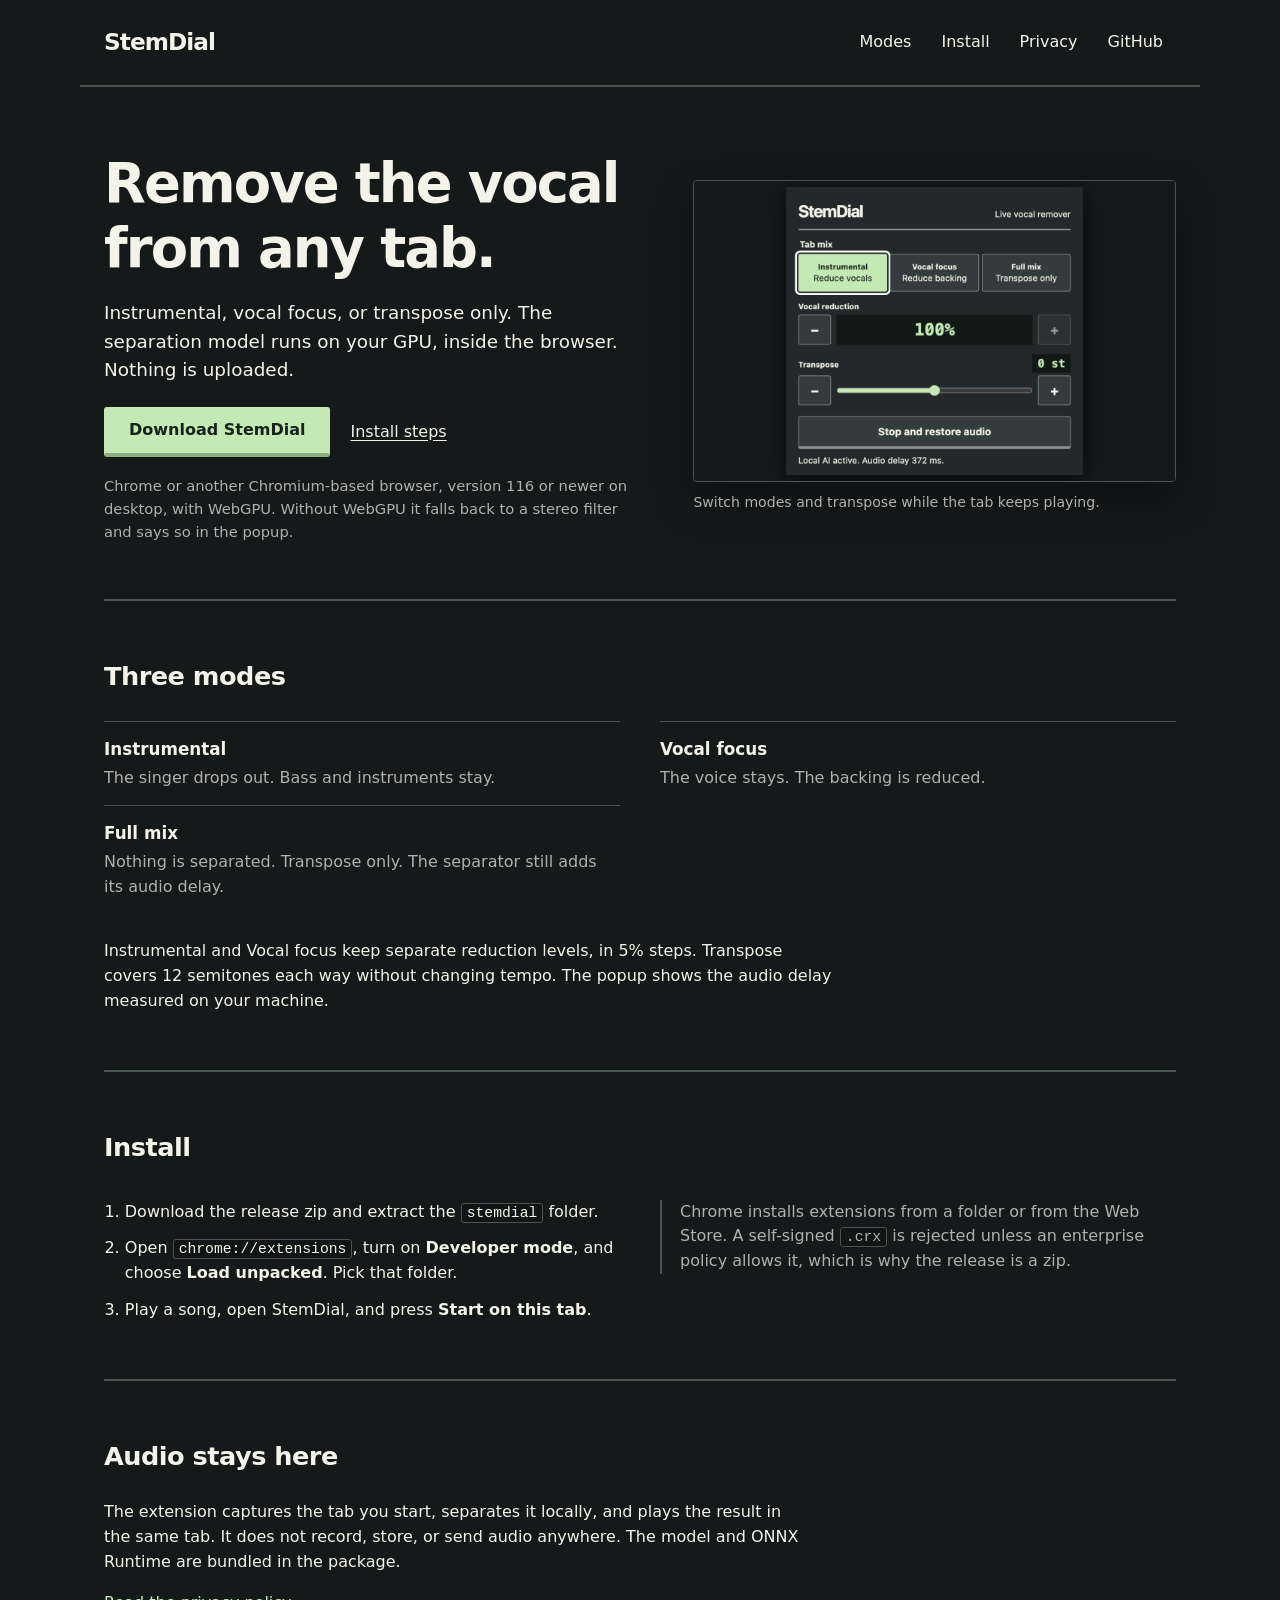
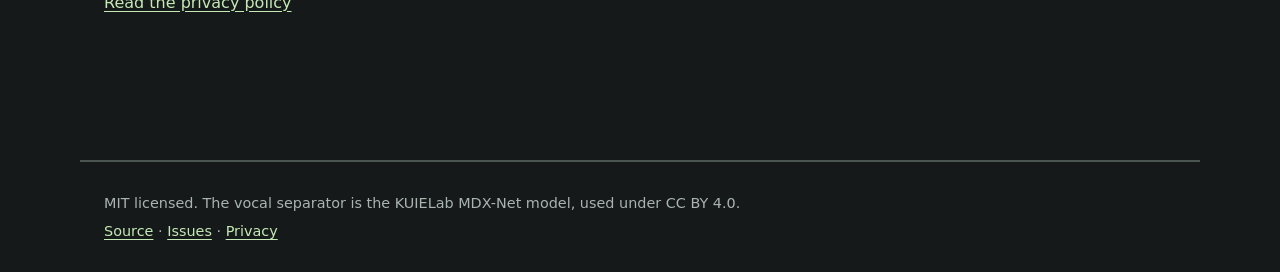
<file: site/index.html>
<!doctype html>
<html lang="en">
<head>
<meta charset="utf-8">
<meta name="viewport" content="width=device-width, initial-scale=1">
<title>StemDial: on-device vocal remover for Chromium-based browsers</title>
<meta name="description" content="Remove or isolate the vocal in any browser tab. The separation model runs on your GPU. No account, no upload, no subscription.">
<meta property="og:title" content="StemDial">
<meta property="og:description" content="Remove or isolate the vocal in any browser tab, on your device.">
<meta property="og:image" content="https://bintangf.github.io/stemdial/assets/social-preview.png">
<meta property="og:type" content="website">
<link rel="icon" href="assets/icon32.png" sizes="32x32">
<link rel="apple-touch-icon" href="assets/icon128.png">
<link rel="stylesheet" href="styles.css">
</head>
<body>
<a class="skip" href="#main">Skip to content</a>
<header class="bar">
  <a class="brand" href="./">StemDial</a>
  <nav aria-label="Sections">
    <a href="#modes">Modes</a>
    <a href="#install">Install</a>
    <a href="privacy.html">Privacy</a>
    <a href="https://github.com/bintangf/stemdial">GitHub</a>
  </nav>
</header>

<main id="main">
  <section class="hero">
    <div class="copy">
      <h1>Remove the vocal from any tab.</h1>
      <p class="lede">Instrumental, vocal focus, or transpose only. The separation model runs on your GPU, inside the browser. Nothing is uploaded.</p>
      <p class="actions">
        <a class="button" href="https://github.com/bintangf/stemdial/releases">Download StemDial</a>
        <a class="quiet" href="#install">Install steps</a>
      </p>
      <p class="note">Chrome or another Chromium-based browser, version 116 or newer on desktop, with WebGPU. Without WebGPU it falls back to a stereo filter and says so in the popup.</p>
    </div>
    <figure class="shot">
      <img src="assets/popup.png" width="790" height="768" alt="StemDial popup with Instrumental, Vocal focus, and Full mix modes, a reduction level, and a transpose slider.">
      <figcaption>Switch modes and transpose while the tab keeps playing.</figcaption>
    </figure>
  </section>

  <section id="modes" class="modes">
    <h2>Three modes</h2>
    <dl>
      <div>
        <dt>Instrumental</dt>
        <dd>The singer drops out. Bass and instruments stay.</dd>
      </div>
      <div>
        <dt>Vocal focus</dt>
        <dd>The voice stays. The backing is reduced.</dd>
      </div>
      <div>
        <dt>Full mix</dt>
        <dd>Nothing is separated. Transpose only. The separator still adds its audio delay.</dd>
      </div>
    </dl>
    <p class="after">Instrumental and Vocal focus keep separate reduction levels, in 5% steps. Transpose covers 12 semitones each way without changing tempo. The popup shows the audio delay measured on your machine.</p>
  </section>

  <section id="install" class="install">
    <h2>Install</h2>
    <ol>
      <li>Download the release zip and extract the <code>stemdial</code> folder.</li>
      <li>Open <code>chrome://extensions</code>, turn on <strong>Developer mode</strong>, and choose <strong>Load unpacked</strong>. Pick that folder.</li>
      <li>Play a song, open StemDial, and press <strong>Start on this tab</strong>.</li>
    </ol>
    <p>Chrome installs extensions from a folder or from the Web Store. A self-signed <code>.crx</code> is rejected unless an enterprise policy allows it, which is why the release is a zip.</p>
  </section>

  <section class="stay">
    <h2>Audio stays here</h2>
    <p>The extension captures the tab you start, separates it locally, and plays the result in the same tab. It does not record, store, or send audio anywhere. The model and ONNX Runtime are bundled in the package.</p>
    <p><a href="privacy.html">Read the privacy policy</a></p>
  </section>
</main>

<footer>
  <p>MIT licensed. The vocal separator is the KUIELab MDX-Net model, used under CC BY 4.0.</p>
  <p><a href="https://github.com/bintangf/stemdial">Source</a> · <a href="https://github.com/bintangf/stemdial/issues">Issues</a> · <a href="privacy.html">Privacy</a></p>
</footer>
</body>
</html>
</file>
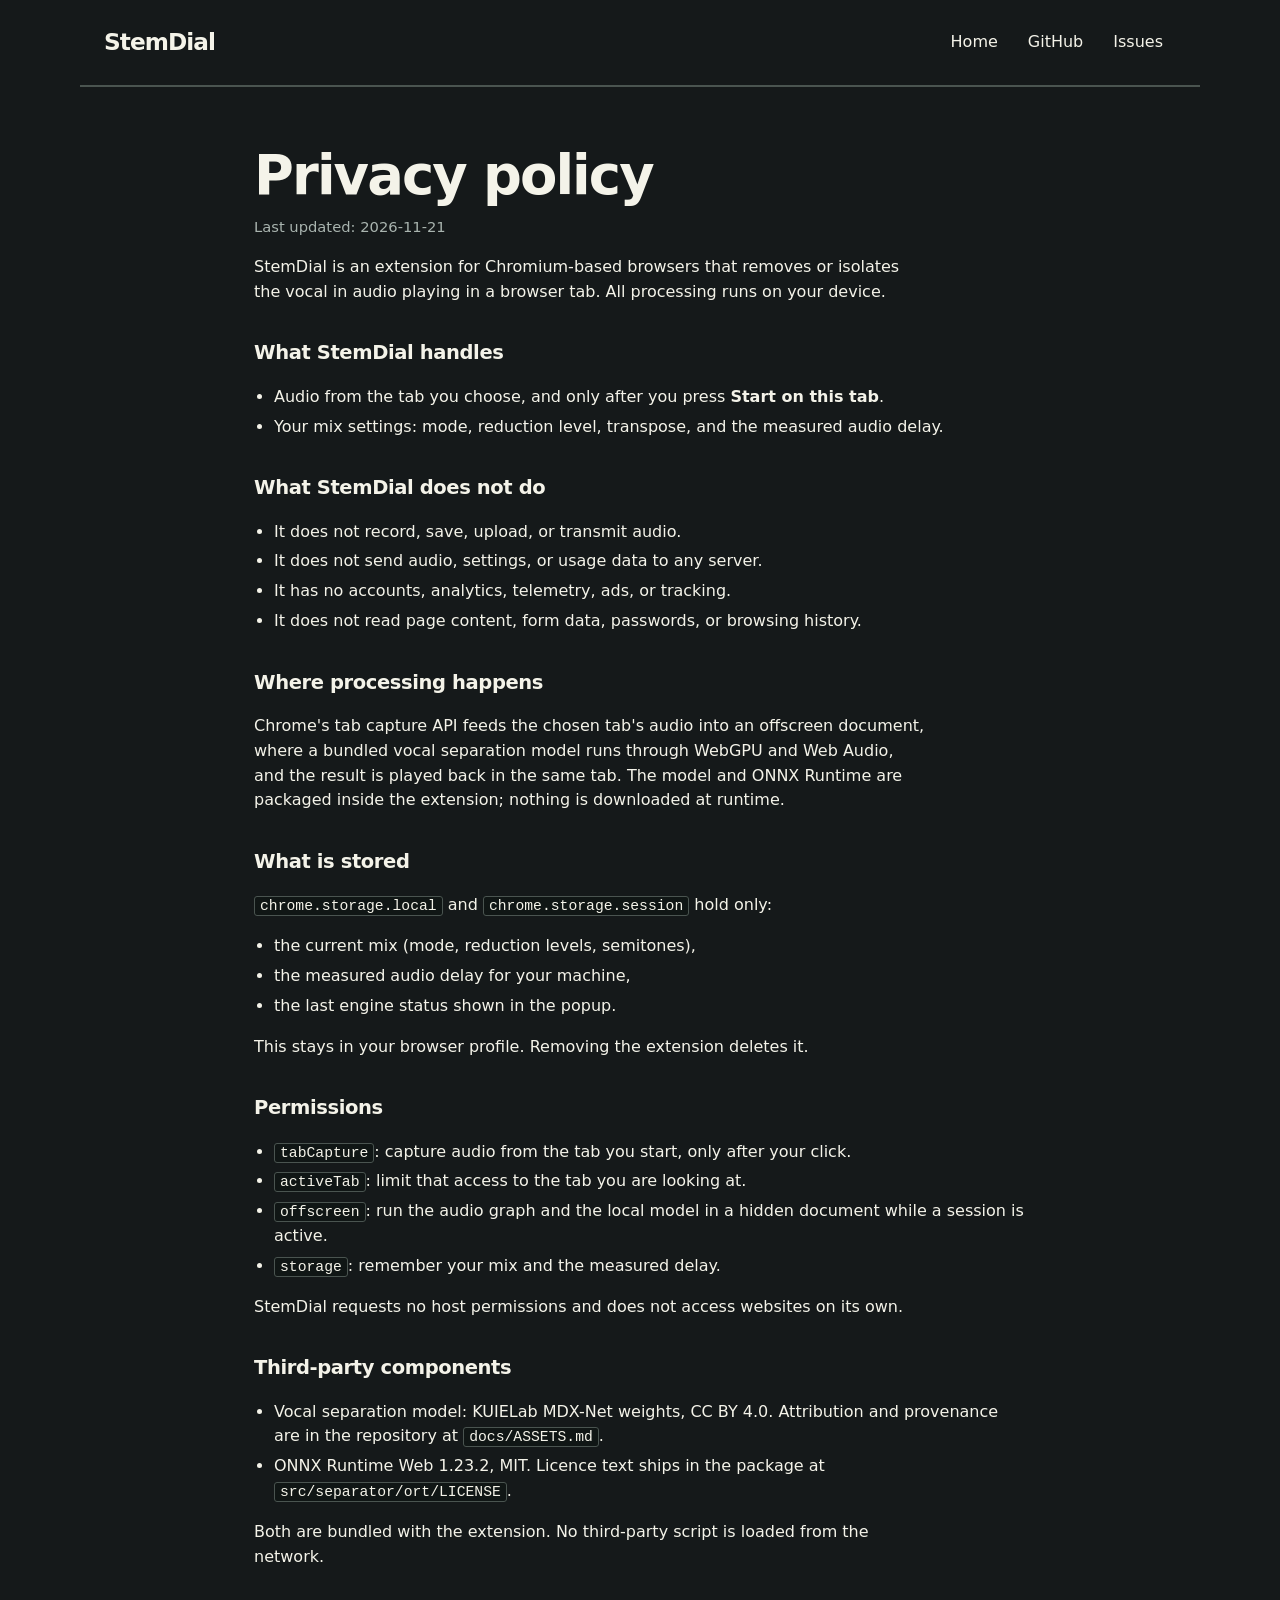
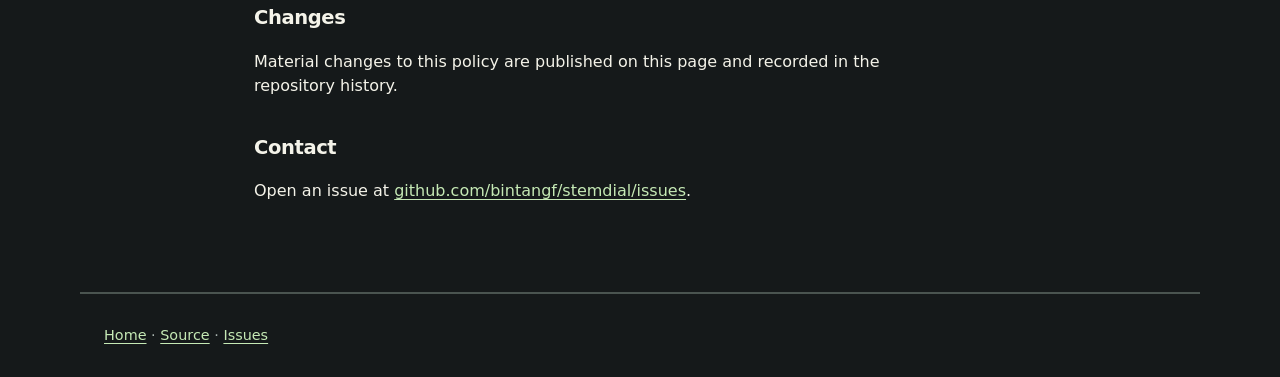
<file: site/privacy.html>
<!doctype html>
<html lang="en">
<head>
<meta charset="utf-8">
<meta name="viewport" content="width=device-width, initial-scale=1">
<title>Privacy policy · StemDial</title>
<meta name="description" content="StemDial processes audio on your device. It does not record, upload, or share audio.">
<link rel="icon" href="assets/icon32.png" sizes="32x32">
<link rel="stylesheet" href="styles.css">
</head>
<body>
<a class="skip" href="#main">Skip to content</a>
<header class="bar">
  <a class="brand" href="./">StemDial</a>
  <nav aria-label="Sections">
    <a href="./">Home</a>
    <a href="https://github.com/bintangf/stemdial">GitHub</a>
    <a href="https://github.com/bintangf/stemdial/issues">Issues</a>
  </nav>
</header>

<main id="main" class="policy">
  <h1>Privacy policy</h1>
  <p class="note">Last updated: 2026-11-21</p>
  <p>StemDial is an extension for Chromium-based browsers that removes or isolates the vocal in audio playing in a browser tab. All processing runs on your device.</p>

  <h2>What StemDial handles</h2>
  <ul>
    <li>Audio from the tab you choose, and only after you press <strong>Start on this tab</strong>.</li>
    <li>Your mix settings: mode, reduction level, transpose, and the measured audio delay.</li>
  </ul>

  <h2>What StemDial does not do</h2>
  <ul>
    <li>It does not record, save, upload, or transmit audio.</li>
    <li>It does not send audio, settings, or usage data to any server.</li>
    <li>It has no accounts, analytics, telemetry, ads, or tracking.</li>
    <li>It does not read page content, form data, passwords, or browsing history.</li>
  </ul>

  <h2>Where processing happens</h2>
  <p>Chrome's tab capture API feeds the chosen tab's audio into an offscreen document, where a bundled vocal separation model runs through WebGPU and Web Audio, and the result is played back in the same tab. The model and ONNX Runtime are packaged inside the extension; nothing is downloaded at runtime.</p>

  <h2>What is stored</h2>
  <p><code>chrome.storage.local</code> and <code>chrome.storage.session</code> hold only:</p>
  <ul>
    <li>the current mix (mode, reduction levels, semitones),</li>
    <li>the measured audio delay for your machine,</li>
    <li>the last engine status shown in the popup.</li>
  </ul>
  <p>This stays in your browser profile. Removing the extension deletes it.</p>

  <h2>Permissions</h2>
  <ul>
    <li><code>tabCapture</code>: capture audio from the tab you start, only after your click.</li>
    <li><code>activeTab</code>: limit that access to the tab you are looking at.</li>
    <li><code>offscreen</code>: run the audio graph and the local model in a hidden document while a session is active.</li>
    <li><code>storage</code>: remember your mix and the measured delay.</li>
  </ul>
  <p>StemDial requests no host permissions and does not access websites on its own.</p>

  <h2>Third-party components</h2>
  <ul>
    <li>Vocal separation model: KUIELab MDX-Net weights, CC BY 4.0. Attribution and provenance are in the repository at <code>docs/ASSETS.md</code>.</li>
    <li>ONNX Runtime Web 1.23.2, MIT. Licence text ships in the package at <code>src/separator/ort/LICENSE</code>.</li>
  </ul>
  <p>Both are bundled with the extension. No third-party script is loaded from the network.</p>

  <h2>Changes</h2>
  <p>Material changes to this policy are published on this page and recorded in the repository history.</p>

  <h2>Contact</h2>
  <p>Open an issue at <a href="https://github.com/bintangf/stemdial/issues">github.com/bintangf/stemdial/issues</a>.</p>
</main>

<footer>
  <p><a href="./">Home</a> · <a href="https://github.com/bintangf/stemdial">Source</a> · <a href="https://github.com/bintangf/stemdial/issues">Issues</a></p>
</footer>
</body>
</html>
</file>
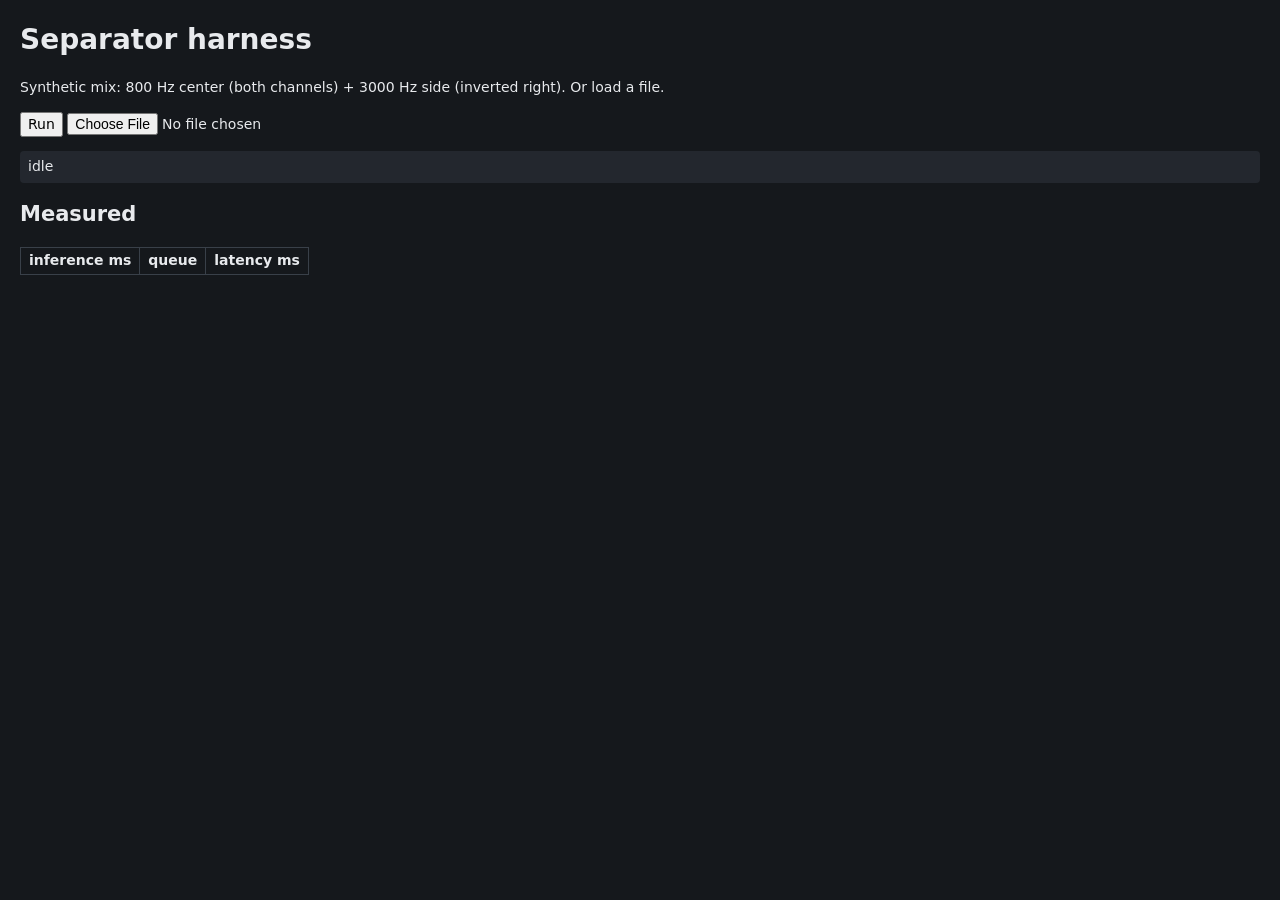
<file: tools/harness.html>
<!doctype html>
<meta charset="utf-8">
<title>Separator harness</title>
<style>
  body { font: 14px/1.4 system-ui, sans-serif; margin: 20px; background: #15181c; color: #e8eaed; }
  button, input { font: inherit; }
  table { border-collapse: collapse; margin: 12px 0; }
  td, th { border: 1px solid #394049; padding: 3px 8px; text-align: left; }
  #status { padding: 6px 8px; background: #23272e; border-radius: 4px; white-space: pre-wrap; }
</style>
<h1>Separator harness</h1>
<p>Synthetic mix: 800 Hz center (both channels) + 3000 Hz side (inverted right). Or load a file.</p>
<p>
  <button id="run">Run</button>
  <input id="file" type="file" accept="audio/*">
</p>
<div id="status">idle</div>
<h2>Measured</h2>
<table id="stats"><thead><tr><th>inference ms</th><th>queue</th><th>latency ms</th></tr></thead><tbody></tbody></table>
<pre id="out"></pre>
<script type="module" src="./harness.js"></script>
</file>
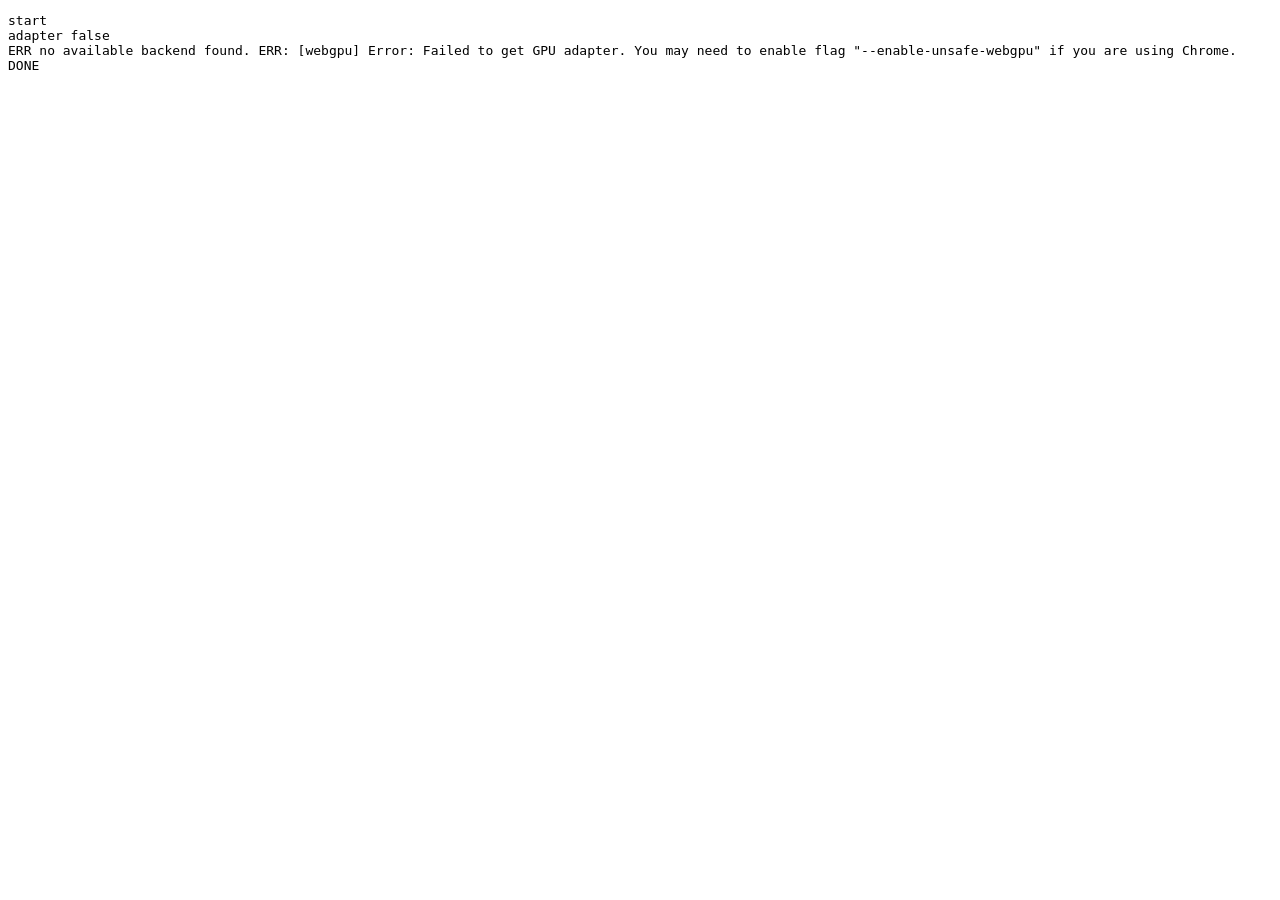
<file: tools/probe.html>
<!doctype html><pre id=o>start</pre><script type="module">
import * as ort from '../src/separator/ort/ort.webgpu.min.mjs';
const base = new URL('../src/separator/ort/', location.href).href;
ort.env.wasm.wasmPaths = { 'ort-wasm-simd-threaded.asyncify.mjs': base + 'ort-wasm-simd-threaded.asyncify.mjs', 'ort-wasm-simd-threaded.asyncify.wasm': base + 'ort-wasm-simd-threaded.asyncify.wasm' };
const log = (s) => { o.textContent += '\n' + s; };
try {
  const a = await navigator.gpu?.requestAdapter({powerPreference:'high-performance'});
  log('adapter ' + !!a);
  const m = await (await fetch('../src/separator/model/vocals.onnx')).arrayBuffer();
  const t = performance.now();
  const s = await ort.InferenceSession.create(m, {executionProviders:['webgpu'], graphOptimizationLevel:'basic'});
  log('init ' + Math.round(performance.now()-t) + ' providers ' + JSON.stringify(s.executionProviders));
  const feed = {}; feed[s.inputNames[0]] = new ort.Tensor('float32', new Float32Array(4*2048*512), [1,4,2048,512]);
  for (let i=0;i<3;i++){ const t0=performance.now(); const r=await s.run(feed); log('run '+Math.round(performance.now()-t0)+' '+JSON.stringify(Object.values(r)[0].dims)); }
} catch(e) { log('ERR '+e.message); }
log('DONE');
</script>
</file>
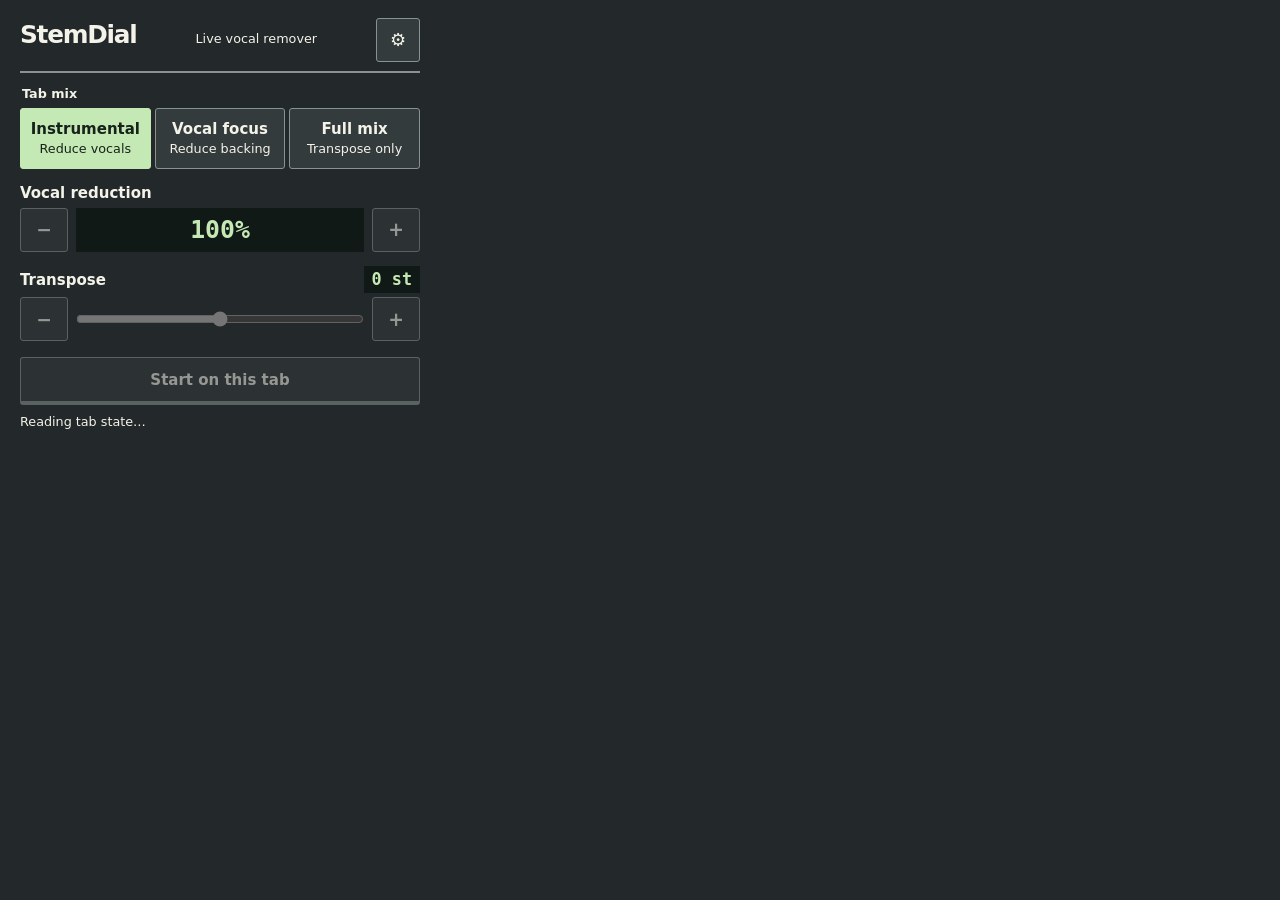
<file: src/popup/popup.html>
<!doctype html>
<html lang="en"><head><meta charset="utf-8"><meta name="viewport" content="width=device-width,initial-scale=1"><title>StemDial</title><link rel="stylesheet" href="popup.css"><script type="module" src="popup.js"></script></head>
<body><main><header><h1>StemDial</h1><span>Live vocal remover</span><button id="settingsToggle" class="gear" aria-expanded="false" aria-controls="settings" aria-label="Engine settings">⚙</button></header>
<p id="warning" class="warn" role="alert" hidden></p>
<section id="settings" hidden aria-label="Engine settings"><fieldset><legend>Engine</legend>
<label><input type="radio" name="policy" value="auto" checked> AI with stereo fallback</label>
<label><input type="radio" name="policy" value="ai"> AI only, never fall back</label>
<label><input type="radio" name="policy" value="stereo"> Stereo filter only</label></fieldset>
<p class="hint">Applies immediately; StemDial restarts if it is running.</p></section>
<fieldset id="controls" disabled><legend>Tab mix</legend>
<div class="modes"><label><input type="radio" name="mix" value="1" checked> Instrumental <small>Reduce vocals</small></label>
<label><input type="radio" name="mix" value="-1"> Vocal focus <small>Reduce backing</small></label>
<label><input type="radio" name="mix" value="0"> Full mix <small>Transpose only</small></label></div>
<section class="adjust" id="reduction" aria-labelledby="reduceLabel"><strong id="reduceLabel">Vocal reduction</strong>
<div class="stepper"><button data-step="-5" data-for="strength" aria-label="Decrease reduction by 5 percentage points">−</button><output id="strength" aria-labelledby="reduceLabel">100%</output><button data-step="5" data-for="strength" aria-label="Increase reduction by 5 percentage points">+</button></div></section>
<section class="adjust"><div class="readout"><label for="pitch">Transpose</label><output id="amount" for="pitch">0 st</output></div>
<div class="stepper"><button data-step="-1" data-for="pitch" aria-label="Lower pitch by one semitone">−</button><input id="pitch" type="range" min="-12" max="12" step="1" value="0"><button data-step="1" data-for="pitch" aria-label="Raise pitch by one semitone">+</button></div></section>
<button id="power">Start on this tab</button></fieldset><p id="state" role="status">Reading tab state…</p></main></body></html>
</file>
<file: site/styles.css>
:root {
  color-scheme: dark;
  --page: #15191a;
  --case: #23282a;
  --ink: #f4f3e9;
  --muted: #a9b4af;
  --lcd: #c5e9b5;
  --edge: #4a5450;
  --key: #2d3436;
  font: 16px/1.55 system-ui, -apple-system, "Segoe UI", sans-serif;
  color: var(--ink);
  background: var(--page);
  accent-color: var(--lcd);
}

* { box-sizing: border-box; }

body { margin: 0; min-height: 100vh; }

a { color: var(--lcd); text-underline-offset: 3px; }
a:hover { text-decoration-thickness: 2px; }

:focus-visible {
  outline: 3px solid #fff;
  outline-offset: 2px;
  border-radius: 2px;
}

.skip {
  position: absolute;
  left: -9999px;
  top: 12px;
  background: var(--lcd);
  color: #17231a;
  padding: 10px 14px;
  font-weight: 700;
}
.skip:focus { left: 12px; z-index: 10; }

.bar {
  display: flex;
  align-items: center;
  justify-content: space-between;
  gap: 24px;
  flex-wrap: wrap;
  max-width: 1120px;
  margin: 0 auto;
  padding: 18px 24px;
  border-bottom: 2px solid var(--edge);
}

.brand {
  font-size: 1.45rem;
  font-weight: 800;
  letter-spacing: -0.04em;
  color: var(--ink);
  text-decoration: none;
}

.bar nav { display: flex; gap: 4px; flex-wrap: wrap; }

.bar nav a {
  padding: 11px 12px;
  min-height: 44px;
  display: inline-flex;
  align-items: center;
  color: var(--ink);
  text-decoration: none;
  border: 1px solid transparent;
  border-radius: 3px;
}

.bar nav a:hover { border-color: var(--edge); background: var(--key); }

main { max-width: 1120px; margin: 0 auto; padding: 0 24px 72px; }

.hero {
  display: grid;
  grid-template-columns: minmax(0, 1.05fr) minmax(0, 0.95fr);
  gap: 56px;
  align-items: center;
  padding: 64px 0 56px;
  border-bottom: 2px solid var(--edge);
}

h1 {
  margin: 0 0 18px;
  font-size: clamp(2.1rem, 5vw, 3.4rem);
  line-height: 1.2;
  letter-spacing: -0.035em;
}

.lede { margin: 0 0 22px; font-size: 1.15rem; max-width: 34em; }

.actions {
  display: flex;
  align-items: center;
  gap: 20px;
  flex-wrap: wrap;
  margin: 0 0 18px;
}

.button {
  display: inline-flex;
  align-items: center;
  justify-content: center;
  min-height: 50px;
  padding: 0 24px;
  background: var(--lcd);
  color: #17231a;
  font-weight: 750;
  text-decoration: none;
  border: 1px solid var(--lcd);
  border-radius: 3px;
  border-bottom-width: 4px;
  border-bottom-color: #8fae82;
}

.button:hover { background: #d3f2c5; }
.button:active { transform: translateY(1px); }

.quiet { color: var(--ink); min-height: 44px; display: inline-flex; align-items: center; }

.note { margin: 0; color: var(--muted); font-size: 0.92rem; max-width: 36em; }

.shot { margin: 0; }

.shot img {
  display: block;
  width: 100%;
  height: auto;
  border: 1px solid var(--edge);
  border-radius: 4px;
  box-shadow: 0 18px 40px rgba(0, 0, 0, 0.35);
}

.shot figcaption { margin-top: 10px; color: var(--muted); font-size: 0.88rem; }

section { padding: 56px 0; border-bottom: 2px solid var(--edge); }

h2 { margin: 0 0 24px; font-size: 1.6rem; letter-spacing: -0.02em; }

.modes dl {
  margin: 0;
  display: grid;
  grid-template-columns: repeat(2, minmax(0, 1fr));
  gap: 0 40px;
}

.modes dl div { padding: 14px 0; border-top: 1px solid var(--edge); }

.modes dt { font-weight: 750; font-size: 1.05rem; }
.modes dd { margin: 4px 0 0; color: var(--muted); }

.after { margin: 26px 0 0; max-width: 46em; }

.install {
  display: grid;
  grid-template-columns: minmax(0, 1fr) minmax(0, 1fr);
  gap: 8px 40px;
}

.install h2 { grid-column: 1 / -1; }

.install ol { margin: 0; padding-left: 1.3em; display: grid; gap: 12px; }

.install > p {
  margin: 0;
  align-self: start;
  color: var(--muted);
  border-left: 2px solid var(--edge);
  padding-left: 18px;
}

code {
  font: 0.92em ui-monospace, SFMono-Regular, Menlo, monospace;
  background: #101615;
  border: 1px solid var(--edge);
  padding: 1px 5px;
  border-radius: 3px;
}

.stay { border-bottom: 0; }
.stay p { max-width: 44em; }

.policy { max-width: 820px; padding-top: 56px; }
.policy h1 { margin-bottom: 8px; }
.policy h2 { margin: 34px 0 10px; font-size: 1.22rem; border-bottom: 0; }
.policy ul { padding-left: 1.25em; }
.policy li { margin: 5px 0; }
.policy > p { max-width: 42em; }

footer {
  max-width: 1120px;
  margin: 0 auto;
  padding: 24px;
  border-top: 2px solid var(--edge);
  color: var(--muted);
  font-size: 0.9rem;
}

footer p { margin: 6px 0; }

@media (max-width: 840px) {
  .hero { grid-template-columns: minmax(0, 1fr); gap: 32px; padding: 40px 0; }
  .modes dl { grid-template-columns: minmax(0, 1fr); }
  .install { grid-template-columns: minmax(0, 1fr); }
  .install > p { border-left: 0; padding-left: 0; }
  main { padding: 0 18px 56px; }
  .bar { padding: 14px 18px; }
  header nav a { padding: 10px 8px; }
}
</file>
<file: src/popup/popup.css>
:root{color-scheme:dark;--case:#23282a;--ink:#f4f3e9;--lcd:#c5e9b5;--key:#343b3d;--edge:#88938f;font:15px/1.4 system-ui,sans-serif;color:var(--ink);background:var(--case);accent-color:var(--lcd)}
*{box-sizing:border-box}body{margin:0;width:440px;max-height:600px;overflow-y:auto}main{padding:18px 20px 14px}header,.readout{display:flex;align-items:baseline;justify-content:space-between;gap:8px}header{border-bottom:2px solid var(--edge);padding-bottom:9px;margin-bottom:12px}h1{margin:0;font-size:1.65rem;letter-spacing:-.05em}header span,legend,small,p{font-size:.85rem}fieldset{padding:0;margin:0;border:0;min-width:0}legend{margin-bottom:5px;font-weight:650}.modes{display:grid;grid-template-columns:repeat(3,minmax(0,1fr));gap:4px}.modes label{position:relative;padding:10px 4px;text-align:center;border:1px solid var(--edge);border-radius:3px;cursor:pointer;font-weight:700;background:var(--key)}.modes label:has(:checked){background:var(--lcd);color:#17231a;border-color:var(--lcd)}.modes input{position:absolute;width:1px;height:1px;opacity:0}.modes small{display:block;font-weight:400}
.adjust{margin-top:14px}.stepper{display:grid;grid-template-columns:48px minmax(0,1fr) 48px;align-items:center;gap:8px;margin-top:4px}output{font:700 1.12rem/1.4 ui-monospace,monospace;color:var(--lcd);background:#111917;padding:2px 8px}.stepper output{text-align:center;font-size:1.65rem;line-height:44px;padding:0}.readout{font-weight:700}input[type=range]{width:100%;height:44px;margin:0}button{font:700 1rem system-ui;color:var(--ink);background:var(--key);border:1px solid var(--edge);border-radius:3px;min-height:44px;cursor:pointer}.stepper button{font-size:1.25rem}button:disabled{opacity:.55;cursor:default}#power{width:100%;margin-top:16px;min-height:48px;border-bottom:4px solid var(--edge)}button:active:not(:disabled){transform:translateY(1px)}:focus-visible,.modes label:has(input:focus-visible){outline:3px solid white;outline-offset:2px}p{margin:8px 0 0;overflow-wrap:anywhere}@media(max-width:430px){body{width:100vw}main{padding:12px}.modes{grid-template-columns:repeat(auto-fit,minmax(96px,1fr))}}
.gear{min-width:44px;padding:0 8px;font-size:1.2rem;line-height:1;align-self:center}#settings{border:1px solid var(--edge);padding:10px;margin:0 0 12px;background:#1b2022}#settings label{display:flex;align-items:center;gap:8px;padding:6px 0;font-weight:600}#settings input{width:18px;height:18px}.hint{color:var(--edge);font-size:.8rem}.warn{margin:0 0 12px;padding:9px 10px;border:1px solid #d9a441;border-radius:3px;background:#4a3512;color:#ffe7b0;font-weight:650}[hidden]{display:none}:root{min-width:440px}
</file>
